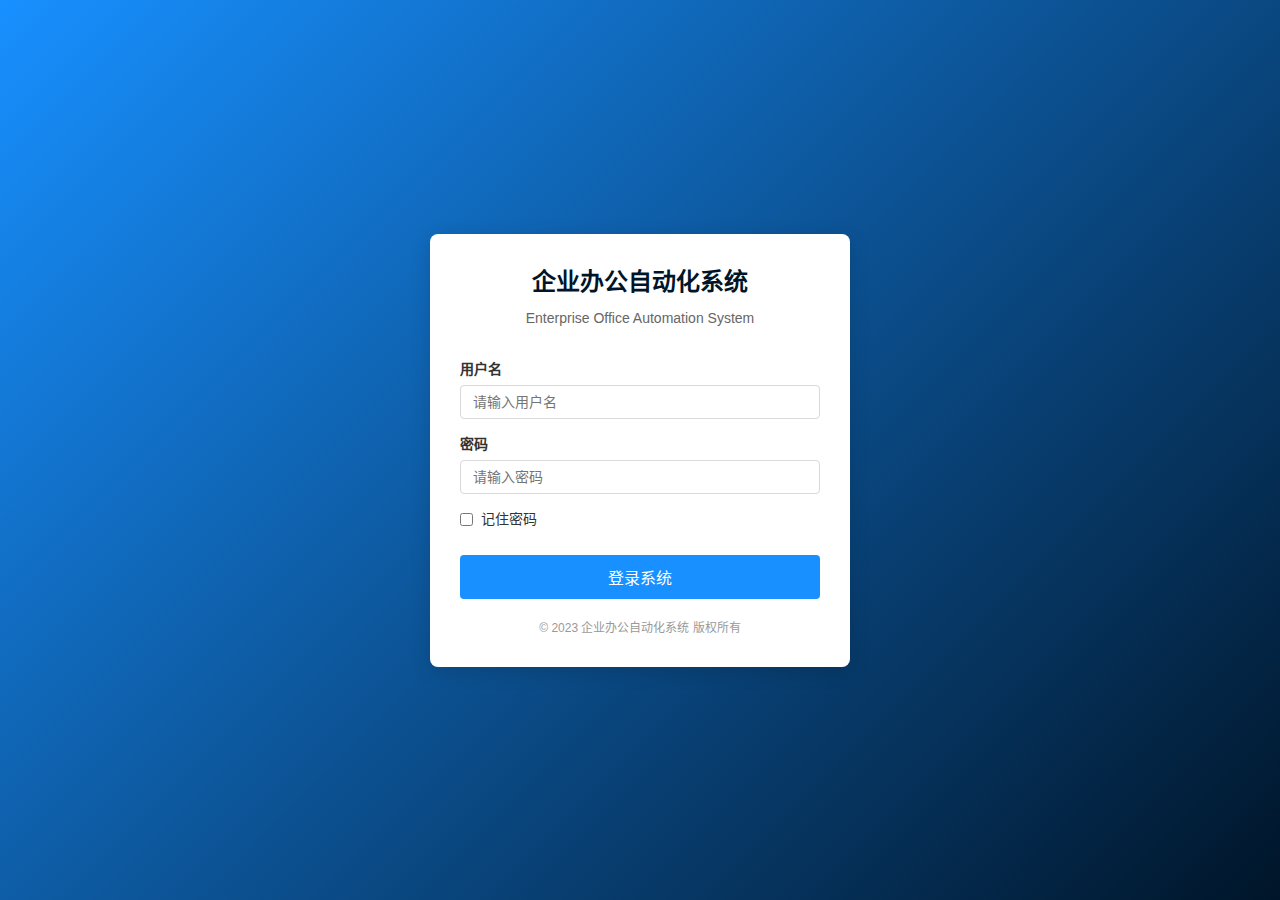
<file: index.html>
<!DOCTYPE html>
<html lang="zh-CN">
<head>
    <meta charset="UTF-8">
    <meta name="viewport" content="width=device-width, initial-scale=1.0">
    <title>OA系统 - 登录</title>
    <link rel="stylesheet" href="css/common.css">
    <link rel="stylesheet" href="css/login.css">
</head>
<body>
    <!-- 登录页面容器 -->
    <div class="login-container">
        <!-- 登录卡片 -->
        <div class="login-card">
            <!-- 系统标题 -->
            <div class="login-header">
                <h1>企业办公自动化系统</h1>
                <p>Enterprise Office Automation System</p>
            </div>
            
            <!-- 登录表单 -->
            <form class="login-form" id="loginForm">
                <!-- 用户名输入框 -->
                <div class="form-group">
                    <label for="username" class="form-label">用户名</label>
                    <input type="text" id="username" name="username" class="form-control" placeholder="请输入用户名" required>
                </div>
                
                <!-- 密码输入框 -->
                <div class="form-group">
                    <label for="password" class="form-label">密码</label>
                    <input type="password" id="password" name="password" class="form-control" placeholder="请输入密码" required>
                </div>
                
                <!-- 记住密码选项 -->
                <div class="form-group remember-me">
                    <input type="checkbox" id="remember" name="remember">
                    <label for="remember">记住密码</label>
                </div>
                
                <!-- 错误信息提示区域 -->
                <div class="alert alert-error" id="loginError" style="display: none;"></div>
                
                <!-- 登录按钮 -->
                <div class="form-group">
                    <button type="submit" class="btn btn-primary login-btn">登录系统</button>
                </div>
            </form>
            
            <!-- 页脚版权信息 -->
            <div class="login-footer">
                <p>© 2023 企业办公自动化系统 版权所有</p>
            </div>
        </div>
    </div>

    <!-- 引入JavaScript文件 -->
    <script src="js/login.js"></script>
</body>
</html>
</file>
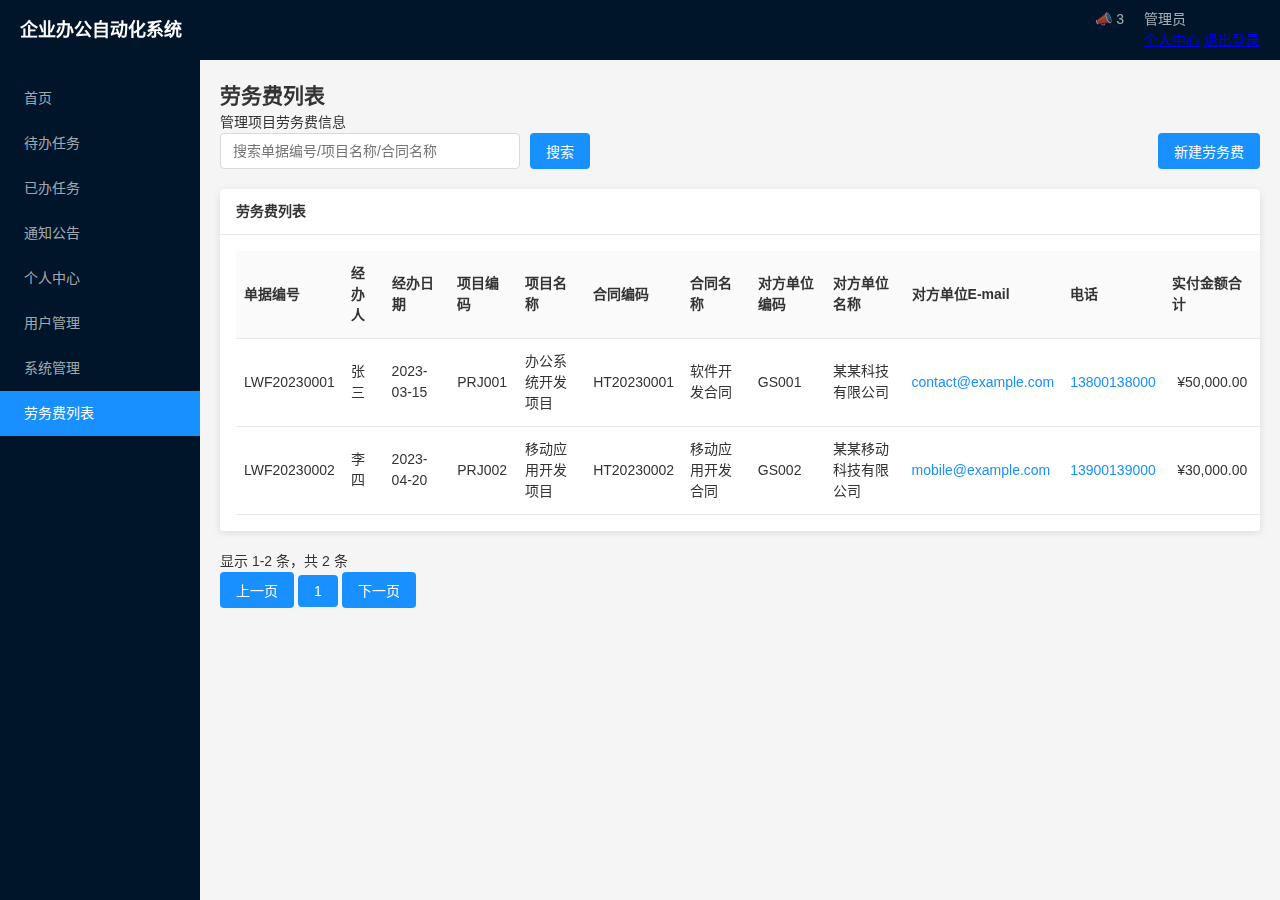
<file: labor-fee.html>
<!DOCTYPE html>
<html lang="zh-CN">
<head>
    <meta charset="UTF-8">
    <meta name="viewport" content="width=device-width, initial-scale=1.0">
    <title>OA系统 - 劳务费列表</title>
    <link rel="stylesheet" href="css/common.css">
    <link rel="stylesheet" href="css/labor-fee.css">
</head>
<body>
    <!-- 顶部导航栏 -->
    <div class="navbar">
        <a href="main.html" class="navbar-brand">企业办公自动化系统</a>
        <div class="navbar-menu">
            <div class="navbar-item notification">
                <span class="notification-icon">📣</span>
                <span class="notification-badge">3</span>
            </div>
            <div class="navbar-item user-info">
                <span class="user-name">管理员</span>
                <div class="user-dropdown">
                    <a href="personal.html">个人中心</a>
                    <a href="index.html">退出登录</a>
                </div>
            </div>
        </div>
    </div>

    <!-- 侧边栏菜单 -->
    <div class="sidebar">
        <div class="sidebar-menu">
            <div class="sidebar-item">首页</div>
            <div class="sidebar-item">待办任务</div>
            <div class="sidebar-item">已办任务</div>
            <div class="sidebar-item">通知公告</div>
            <div class="sidebar-item">个人中心</div>
            <div class="sidebar-item">用户管理</div>
            <div class="sidebar-item">系统管理</div>
            <div class="sidebar-item active">劳务费列表</div>
        </div>
    </div>

    <!-- 主内容区域 -->
    <div class="main-content">
        <!-- 页面标题 -->
        <div class="page-header">
            <h2>劳务费列表</h2>
            <p>管理项目劳务费信息</p>
        </div>

        <!-- 操作栏 -->
        <div class="action-bar">
            <div class="search-box">
                <input type="text" class="form-control" placeholder="搜索单据编号/项目名称/合同名称">
                <button class="btn btn-primary">搜索</button>
            </div>
            <button class="btn btn-primary" id="createLaborFeeBtn">新建劳务费</button>
        </div>

        <!-- 劳务费列表卡片 -->
        <div class="card labor-fee-card">
            <div class="card-header">劳务费列表</div>
            <div class="card-body">
                <table class="table labor-fee-table">
                    <thead>
                        <tr>
                            <th>单据编号</th>
                            <th>经办人</th>
                            <th>经办日期</th>
                            <th>项目编码</th>
                            <th>项目名称</th>
                            <th>合同编码</th>
                            <th>合同名称</th>
                            <th>对方单位编码</th>
                            <th>对方单位名称</th>
                            <th>对方单位E-mail</th>
                            <th>电话</th>
                            <th>实付金额合计</th>
                            <th>零元账</th>
                            <th>操作</th>
                        </tr>
                    </thead>
                    <tbody>
                        <tr>
                            <td>LWF20230001</td>
                            <td>张三</td>
                            <td>2023-03-15</td>
                            <td>PRJ001</td>
                            <td>办公系统开发项目</td>
                            <td>HT20230001</td>
                            <td>软件开发合同</td>
                            <td>GS001</td>
                            <td>某某科技有限公司</td>
                            <td>contact@example.com</td>
                            <td>13800138000</td>
                            <td>¥50,000.00</td>
                            <td>否</td>
                            <td class="action-buttons">
                                <button class="btn btn-primary btn-sm">查看</button>
                                <button class="btn btn-warning btn-sm">编辑</button>
                            </td>
                        </tr>
                        <tr>
                            <td>LWF20230002</td>
                            <td>李四</td>
                            <td>2023-04-20</td>
                            <td>PRJ002</td>
                            <td>移动应用开发项目</td>
                            <td>HT20230002</td>
                            <td>移动应用开发合同</td>
                            <td>GS002</td>
                            <td>某某移动科技有限公司</td>
                            <td>mobile@example.com</td>
                            <td>13900139000</td>
                            <td>¥30,000.00</td>
                            <td>否</td>
                            <td class="action-buttons">
                                <button class="btn btn-primary btn-sm">查看</button>
                                <button class="btn btn-warning btn-sm">编辑</button>
                            </td>
                        </tr>
                    </tbody>
                </table>
            </div>
        </div>

        <!-- 分页控件 -->
        <div class="pagination">
            <div class="page-info">显示 1-2 条，共 2 条</div>
            <div class="page-buttons">
                <button class="btn page-btn" disabled>上一页</button>
                <button class="btn page-btn active">1</button>
                <button class="btn page-btn" disabled>下一页</button>
            </div>
        </div>
    </div>

    <script src="js/labor-fee.js"></script>
</body>
</html>
</file>
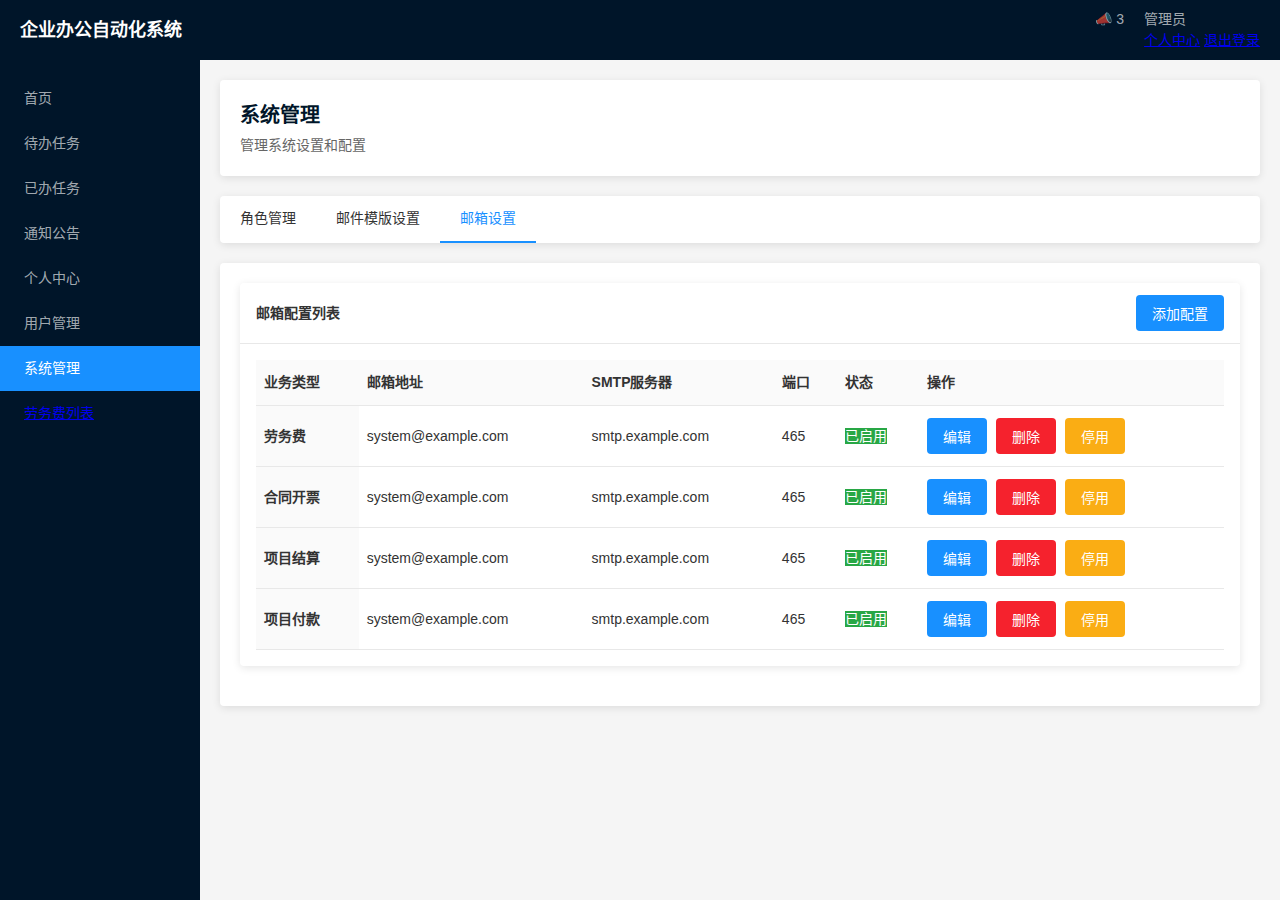
<file: system-manage.html>
<!DOCTYPE html>
<html lang="zh-CN">
<head>
    <meta charset="UTF-8">
    <meta name="viewport" content="width=device-width, initial-scale=1.0">
    <title>OA系统 - 系统管理</title>
    <link rel="stylesheet" href="css/common.css">
    <link rel="stylesheet" href="css/system.css">
</head>
<body>
    <!-- 顶部导航栏 -->
    <div class="navbar">
        <a href="main.html" class="navbar-brand">企业办公自动化系统</a>
        <div class="navbar-menu">
            <div class="navbar-item notification">
                <span class="notification-icon">📣</span>
                <span class="notification-badge">3</span>
            </div>
            <div class="navbar-item user-info">
                <span class="user-name">管理员</span>
                <div class="user-dropdown">
                    <a href="personal.html">个人中心</a>
                    <a href="index.html">退出登录</a>
                </div>
            </div>
        </div>
    </div>

    <!-- 侧边栏菜单 -->
    <div class="sidebar">
        <div class="sidebar-menu">
            <div class="sidebar-item">首页</div>
            <div class="sidebar-item">待办任务</div>
            <div class="sidebar-item">已办任务</div>
            <div class="sidebar-item">通知公告</div>
            <div class="sidebar-item">个人中心</div>
            <div class="sidebar-item">用户管理</div>
            <div class="sidebar-item active">系统管理</div>
            <div class="sidebar-item"><a href="labor-fee.html">劳务费列表</a></div>
        </div>
    </div>

    <!-- 主内容区域 -->
    <div class="main-content">
        <!-- 页面标题 -->
        <div class="page-header">
            <h2>系统管理</h2>
            <p>管理系统设置和配置</p>
        </div>

        <!-- 选项卡导航 -->
        <div class="tabs">
            <div class="tab-item " data-tab="role">角色管理</div>
            <div class="tab-item " data-tab="module">邮件模版设置</div>
            <div class="tab-item active" data-tab="email">邮箱设置</div>
        </div>

        <!-- 选项卡内容 -->
        <div class="tab-content">
            <!-- 角色管理选项卡 -->
            <div class="tab-pane " id="role-tab">
                <div class="card">
                    <div class="card-header">
                        <span>角色列表</span>
                        <button class="btn btn-primary btn-sm" id="addRoleBtn">添加角色</button>
                    </div>
                    <div class="card-body">
                        <table class="table">
                            <thead>
                                <tr>
                                    <th>角色名称</th>
                                    <th>角色描述</th>
                                    <th>创建时间</th>
                                    <th>操作</th>
                                </tr>
                            </thead>
                            <tbody>
                                <tr>
                                    <td>超级管理员</td>
                                    <td>拥有系统所有权限</td>
                                    <td>2023-01-01</td>
                                    <td class="action-buttons">
                                        <button class="btn btn-primary btn-sm">编辑</button>
                                        <button class="btn btn-danger btn-sm" disabled>删除</button>
                                    </td>
                                </tr>
                                <tr>
                                    <td>部门经理</td>
                                    <td>管理部门内的任务和人员</td>
                                    <td>2023-01-10</td>
                                    <td class="action-buttons">
                                        <button class="btn btn-primary btn-sm">编辑</button>
                                        <button class="btn btn-danger btn-sm">删除</button>
                                    </td>
                                </tr>
                                <tr>
                                    <td>普通员工</td>
                                    <td>基本的系统使用权限</td>
                                    <td>2023-01-15</td>
                                    <td class="action-buttons">
                                        <button class="btn btn-primary btn-sm">编辑</button>
                                        <button class="btn btn-danger btn-sm">删除</button>
                                    </td>
                                </tr>
                            </tbody>
                        </table>
                    </div>
                </div>
            </div>

            <!-- 邮件模版设置选项卡 -->
            <div class="tab-pane" id="module-tab">
                <div class="card">
                    <div class="card-header">
                        <span>邮件模版列表</span>
                        <button class="btn btn-primary btn-sm" id="addTemplateBtn">添加模版</button>
                    </div>
                    <div class="card-body">
                        <table class="table">
                            <thead>
                                <tr>
                                    <th>业务类型</th>
                                    <th>模版名称</th>
                                    <th>操作</th>
                                </tr>
                            </thead>
                            <tbody>
                                <tr>
                                    <td>劳务费</td>
                                    <td>劳务费邮件模版</td>
                                    <td class="action-buttons">
                                        <button class="btn btn-info btn-sm">查看</button>
                                        <button class="btn btn-primary btn-sm">编辑</button>
                                        <button class="btn btn-danger btn-sm">删除</button>
                                        <button class="btn btn-warning btn-sm">停用</button>
                                    </td>
                                </tr>
                                <tr>
                                    <td>合同开票</td>
                                    <td>邮件通知模版</td>
                                    <td class="action-buttons">
                                        <button class="btn btn-info btn-sm">查看</button>
                                        <button class="btn btn-primary btn-sm">编辑</button>
                                        <button class="btn btn-danger btn-sm">删除</button>
                                        <button class="btn btn-success btn-sm">启用</button>
                                    </td>
                                </tr>
                                <tr>
                                    <td>项目结算</td>
                                    <td>项目结算邮件模版</td>
                                    <td class="action-buttons">
                                        <button class="btn btn-info btn-sm">查看</button>
                                        <button class="btn btn-primary btn-sm">编辑</button>
                                        <button class="btn btn-danger btn-sm">删除</button>
                                        <button class="btn btn-warning btn-sm">停用</button>
                                    </td>
                                </tr>
                                <tr>
                                    <td>项目付款</td>
                                    <td>项目付款模版/td>
                                    <td class="action-buttons">
                                        <button class="btn btn-info btn-sm">查看</button>
                                        <button class="btn btn-primary btn-sm">编辑</button>
                                        <button class="btn btn-danger btn-sm">删除</button>
                                        <button class="btn btn-success btn-sm">启用</button>
                                    </td>
                                </tr>
                            </tbody>
                        </table>
                    </div>
                </div>
            </div>

            <!-- 邮箱设置选项卡 -->
            <div class="tab-pane active" id="email-tab">
                <div class="card">
                    <div class="card-header">
                        <span>邮箱配置列表</span>
                        <button class="btn btn-primary btn-sm" id="addEmailConfigBtn">添加配置</button>
                    </div>
                    <div class="card-body">
                        <table class="table">
                            <thead>
                                <tr>
                                    <th>业务类型</th>
                                    <th>邮箱地址</th>
                                    <th>SMTP服务器</th>
                                    <th>端口</th>
                                    <th>状态</th>
                                    <th>操作</th>
                                </tr>
                            </thead>
                            <tbody>
                                <tr>
                                    <th>劳务费</th>
                                    <td>system@example.com</td>
                                    <td>smtp.example.com</td>
                                    <td>465</td>
                                    <td><span class="badge badge-success">已启用</span></td>
                                    <td class="action-buttons">
                                        <button class="btn btn-primary btn-sm">编辑</button>
                                        <button class="btn btn-danger btn-sm">删除</button>
                                        <button class="btn btn-warning btn-sm">停用</button>
                                    </td>
                                </tr>
                                <tr>
                                    <th>合同开票</th>
                                    <td>system@example.com</td>
                                    <td>smtp.example.com</td>
                                    <td>465</td>
                                    <td><span class="badge badge-success">已启用</span></td>
                                    <td class="action-buttons">
                                        <button class="btn btn-primary btn-sm">编辑</button>
                                        <button class="btn btn-danger btn-sm">删除</button>
                                        <button class="btn btn-warning btn-sm">停用</button>
                                    </td>
                                </tr>
                                <tr>
                                    <th>项目结算</th>
                                    <td>system@example.com</td>
                                    <td>smtp.example.com</td>
                                    <td>465</td>
                                    <td><span class="badge badge-success">已启用</span></td>
                                    <td class="action-buttons">
                                        <button class="btn btn-primary btn-sm">编辑</button>
                                        <button class="btn btn-danger btn-sm">删除</button>
                                        <button class="btn btn-warning btn-sm">停用</button>
                                    </td>
                                </tr>
                                <tr>
                                    <th>项目付款</th>
                                    <td>system@example.com</td>
                                    <td>smtp.example.com</td>
                                    <td>465</td>
                                    <td><span class="badge badge-success">已启用</span></td>
                                    <td class="action-buttons">
                                        <button class="btn btn-primary btn-sm">编辑</button>
                                        <button class="btn btn-danger btn-sm">删除</button>
                                        <button class="btn btn-warning btn-sm">停用</button>
                                    </td>
                                </tr>
                            </tbody>
                        </table>
                    </div>
                </div>
            </div>
</file>
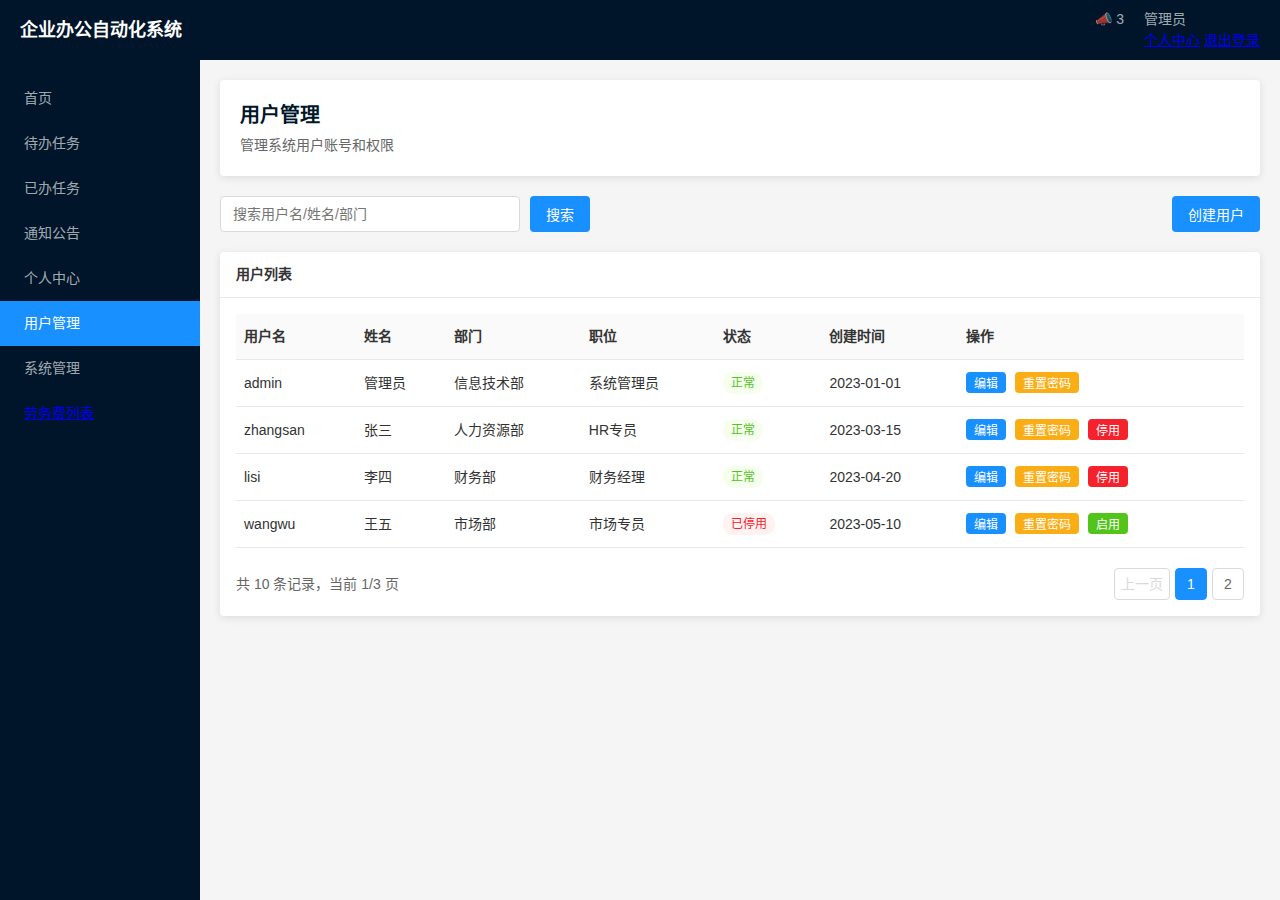
<file: user-manage.html>
<!DOCTYPE html>
<html lang="zh-CN">
<head>
    <meta charset="UTF-8">
    <meta name="viewport" content="width=device-width, initial-scale=1.0">
    <title>OA系统 - 用户管理</title>
    <link rel="stylesheet" href="css/common.css">
    <link rel="stylesheet" href="css/user.css">
</head>
<body>
    <!-- 顶部导航栏 -->
    <div class="navbar">
        <a href="main.html" class="navbar-brand">企业办公自动化系统</a>
        <div class="navbar-menu">
            <div class="navbar-item notification">
                <span class="notification-icon">📣</span>
                <span class="notification-badge">3</span>
            </div>
            <div class="navbar-item user-info">
                <span class="user-name">管理员</span>
                <div class="user-dropdown">
                    <a href="personal.html">个人中心</a>
                    <a href="index.html">退出登录</a>
                </div>
            </div>
        </div>
    </div>

    <!-- 侧边栏菜单 -->
    <div class="sidebar">
        <div class="sidebar-menu">
            <div class="sidebar-item">首页</div>
            <div class="sidebar-item">待办任务</div>
            <div class="sidebar-item">已办任务</div>
            <div class="sidebar-item">通知公告</div>
            <div class="sidebar-item">个人中心</div>
            <div class="sidebar-item active">用户管理</div>
            <div class="sidebar-item">系统管理</div>
            <div class="sidebar-item"><a href="labor-fee.html">劳务费列表</a></div>
        </div>
    </div>

    <!-- 主内容区域 -->
    <div class="main-content">
        <!-- 页面标题 -->
        <div class="page-header">
            <h2>用户管理</h2>
            <p>管理系统用户账号和权限</p>
        </div>

        <!-- 操作栏 -->
        <div class="action-bar">
            <div class="search-box">
                <input type="text" class="form-control" placeholder="搜索用户名/姓名/部门">
                <button class="btn btn-primary">搜索</button>
            </div>
            <button class="btn btn-primary" id="createUserBtn">创建用户</button>
        </div>

        <!-- 用户列表卡片 -->
        <div class="card user-list-card">
            <div class="card-header">用户列表</div>
            <div class="card-body">
                <table class="table user-table">
                    <thead>
                        <tr>
                            <th>用户名</th>
                            <th>姓名</th>
                            <th>部门</th>
                            <th>职位</th>
                            <th>状态</th>
                            <th>创建时间</th>
                            <th>操作</th>
                        </tr>
                    </thead>
                    <tbody>
                        <tr>
                            <td>admin</td>
                            <td>管理员</td>
                            <td>信息技术部</td>
                            <td>系统管理员</td>
                            <td><span class="status-badge active">正常</span></td>
                            <td>2023-01-01</td>
                            <td class="action-buttons">
                                <button class="btn btn-primary btn-sm">编辑</button>
                                <button class="btn btn-warning btn-sm">重置密码</button>
                            </td>
                        </tr>
                        <tr>
                            <td>zhangsan</td>
                            <td>张三</td>
                            <td>人力资源部</td>
                            <td>HR专员</td>
                            <td><span class="status-badge active">正常</span></td>
                            <td>2023-03-15</td>
                            <td class="action-buttons">
                                <button class="btn btn-primary btn-sm">编辑</button>
                                <button class="btn btn-warning btn-sm">重置密码</button>
                                <button class="btn btn-danger btn-sm">停用</button>
                            </td>
                        </tr>
                        <tr>
                            <td>lisi</td>
                            <td>李四</td>
                            <td>财务部</td>
                            <td>财务经理</td>
                            <td><span class="status-badge active">正常</span></td>
                            <td>2023-04-20</td>
                            <td class="action-buttons">
                                <button class="btn btn-primary btn-sm">编辑</button>
                                <button class="btn btn-warning btn-sm">重置密码</button>
                                <button class="btn btn-danger btn-sm">停用</button>
                            </td>
                        </tr>
                        <tr>
                            <td>wangwu</td>
                            <td>王五</td>
                            <td>市场部</td>
                            <td>市场专员</td>
                            <td><span class="status-badge inactive">已停用</span></td>
                            <td>2023-05-10</td>
                            <td class="action-buttons">
                                <button class="btn btn-primary btn-sm">编辑</button>
                                <button class="btn btn-warning btn-sm">重置密码</button>
                                <button class="btn btn-success btn-sm">启用</button>
                            </td>
                        </tr>
                    </tbody>
                </table>

                <!-- 分页控件 -->
                <div class="pagination">
                    <span class="page-info">共 10 条记录，当前 1/3 页</span>
                    <div class="page-buttons">
                        <button class="btn page-btn" disabled>上一页</button>
                        <button class="btn page-btn active">1</button>
                        <button class="btn page-btn">2
</file>
<file: css/common.css>
/* 公共样式文件 */

/* 重置浏览器默认样式 */
* {
    margin: 0;
    padding: 0;
    box-sizing: border-box;
}

body {
    font-family: 'Microsoft YaHei', Arial, sans-serif;
    font-size: 14px;
    color: #333;
    background-color: #f5f5f5;
    line-height: 1.5;
}

/* 通用容器样式 */
.container {
    width: 100%;
    max-width: 1200px;
    margin: 0 auto;
    padding: 0 15px;
}

/* 清除浮动 */
.clearfix::after {
    content: "";
    display: table;
    clear: both;
}

/* 按钮样式 */
.btn {
    display: inline-block;
    padding: 8px 16px;
    border: none;
    border-radius: 4px;
    background-color: #1890ff;
    color: white;
    font-size: 14px;
    cursor: pointer;
    transition: background-color 0.3s;
}

.btn:hover {
    background-color: #40a9ff;
}

.btn-primary {
    background-color: #1890ff;
}

.btn-success {
    background-color: #52c41a;
}

.btn-warning {
    background-color: #faad14;
}

.btn-danger {
    background-color: #f5222d;
}

/* 表单样式 */
.form-group {
    margin-bottom: 15px;
}

.form-label {
    display: block;
    margin-bottom: 5px;
    font-weight: bold;
}

.form-control {
    width: 100%;
    padding: 8px 12px;
    border: 1px solid #d9d9d9;
    border-radius: 4px;
    font-size: 14px;
    transition: border-color 0.3s;
}

.form-control:focus {
    border-color: #1890ff;
    outline: none;
    box-shadow: 0 0 0 2px rgba(24, 144, 255, 0.2);
}

/* 卡片样式 */
.card {
    background-color: #fff;
    border-radius: 4px;
    box-shadow: 0 2px 8px rgba(0, 0, 0, 0.1);
    margin-bottom: 20px;
}

.card-header {
    padding: 12px 16px;
    border-bottom: 1px solid #e8e8e8;
    font-weight: bold;
}

.card-body {
    padding: 16px;
}

/* 表格样式 */
.table {
    width: 100%;
    border-collapse: collapse;
}

.table th,
.table td {
    padding: 12px 8px;
    text-align: left;
    border-bottom: 1px solid #e8e8e8;
}

.table th {
    background-color: #fafafa;
    font-weight: bold;
}

.table tr:hover {
    background-color: #f5f5f5;
}

/* 导航栏样式 */
.navbar {
    background-color: #001529;
    color: white;
    height: 60px;
    display: flex;
    align-items: center;
    padding: 0 20px;
}

.navbar-brand {
    font-size: 18px;
    font-weight: bold;
    color: white;
    text-decoration: none;
}

.navbar-menu {
    display: flex;
    margin-left: auto;
}

.navbar-item {
    margin-left: 20px;
    color: rgba(255, 255, 255, 0.65);
    cursor: pointer;
}

.navbar-item:hover {
    color: white;
}

/* 侧边栏样式 */
.sidebar {
    width: 200px;
    background-color: #001529;
    color: white;
    height: calc(100vh - 60px);
    position: fixed;
    left: 0;
    top: 60px;
}

.sidebar-menu {
    padding: 16px 0;
}

.sidebar-item {
    padding: 12px 24px;
    color: rgba(255, 255, 255, 0.65);
    cursor: pointer;
    transition: background-color 0.3s;
}

.sidebar-item:hover,
.sidebar-item.active {
    background-color: #1890ff;
    color: white;
}

/* 主内容区域样式 */
.main-content {
    margin-left: 200px;
    padding: 20px;
    min-height: calc(100vh - 60px);
}

/* 响应式设计 */
@media (max-width: 768px) {
    .sidebar {
        width: 80px;
    }
    
    .main-content {
        margin-left: 80px;
    }
    
    .sidebar-item {
        padding: 12px;
        text-align: center;
    }
}

@media (max-width: 576px) {
    .sidebar {
        width: 0;
        display: none;
    }
    
    .main-content {
        margin-left: 0;
    }
    
    .navbar {
        padding: 0 10px;
    }
}

/* 加载动画 */
.loading {
    display: inline-block;
    width: 20px;
    height: 20px;
    border: 2px solid rgba(24, 144, 255, 0.2);
    border-radius: 50%;
    border-top-color: #1890ff;
    animation: spin 1s infinite linear;
}

@keyframes spin {
    0% { transform: rotate(0deg); }
    100% { transform: rotate(360deg); }
}

/* 提示信息样式 */
.alert {
    padding: 10px 15px;
    border-radius: 4px;
    margin-bottom: 15px;
}

.alert-success {
    background-color: #f6ffed;
    border: 1px solid #b7eb8f;
    color: #52c41a;
}

.alert-warning {
    background-color: #fffbe6;
    border: 1px solid #ffe58f;
    color: #faad14;
}

.alert-error {
    background-color: #fff2f0;
    border: 1px solid #ffccc7;
    color: #f5222d;
}
</file>
<file: css/login.css>
/* 登录页面样式 */

/* 登录页面背景 */
.login-container {
    display: flex;
    justify-content: center;
    align-items: center;
    min-height: 100vh;
    background: linear-gradient(135deg, #1890ff 0%, #001529 100%);
    padding: 20px;
}

/* 登录卡片样式 */
.login-card {
    width: 100%;
    max-width: 420px;
    background-color: white;
    border-radius: 8px;
    box-shadow: 0 4px 20px rgba(0, 0, 0, 0.15);
    padding: 30px;
}

/* 登录页面标题 */
.login-header {
    text-align: center;
    margin-bottom: 30px;
}

.login-header h1 {
    font-size: 24px;
    color: #001529;
    margin-bottom: 8px;
}

.login-header p {
    font-size: 14px;
    color: #666;
}

/* 登录表单样式 */
.login-form {
    margin-bottom: 20px;
}

/* 记住密码选项样式 */
.remember-me {
    display: flex;
    align-items: center;
}

.remember-me input[type="checkbox"] {
    margin-right: 8px;
}

/* 登录按钮样式 */
.login-btn {
    width: 100%;
    padding: 10px;
    font-size: 16px;
    margin-top: 10px;
}

/* 页脚版权信息 */
.login-footer {
    text-align: center;
    margin-top: 20px;
    font-size: 12px;
    color: #999;
}

/* 响应式调整 */
@media (max-width: 576px) {
    .login-card {
        padding: 20px;
    }
    
    .login-header h1 {
        font-size: 20px;
    }
}
</file>
<file: css/labor-fee.css>
/* 劳务费列表页面样式 */

/* 操作栏样式 */
.action-bar {
    display: flex;
    justify-content: space-between;
    margin-bottom: 20px;
}

/* 搜索框样式 */
.search-box {
    display: flex;
    gap: 10px;
}

.search-box .form-control {
    width: 300px;
}

/* 劳务费列表卡片样式 */
.labor-fee-card {
    overflow-x: auto; /* 允许表格在小屏幕上水平滚动 */
}

/* 劳务费表格样式 */
.labor-fee-table {
    min-width: 1200px; /* 确保表格在小屏幕上不会过度压缩 */
}

/* 表格中的金额样式 */
.labor-fee-table td:nth-child(12) {
    text-align: right;
    font-weight: 500;
}

/* 表格中的邮箱和电话样式 */
.labor-fee-table td:nth-child(10),
.labor-fee-table td:nth-child(11) {
    color: #1890ff;
}

/* 操作按钮区域样式 */
.action-buttons {
    white-space: nowrap;
}

/* 表单样式 */
.labor-fee-form {
    display: grid;
    grid-template-columns: repeat(2, 1fr);
    gap: 15px;
}

.form-group.full-width {
    grid-column: span 2;
}

/* 附件上传区域样式 */
.attachment-area {
    border: 1px dashed #d9d9d9;
    border-radius: 4px;
    padding: 20px;
    text-align: center;
    background-color: #fafafa;
    margin-top: 10px;
    cursor: pointer;
    transition: border-color 0.3s;
}

.attachment-area:hover {
    border-color: #1890ff;
}

.attachment-icon {
    font-size: 24px;
    color: #999;
    margin-bottom: 8px;
}

.attachment-text {
    color: #666;
}
</file>
<file: css/system.css>
/* 系统管理页面样式 */

/* 页面标题样式 */
.page-header {
    background-color: white;
    border-radius: 4px;
    padding: 20px;
    margin-bottom: 20px;
    box-shadow: 0 2px 8px rgba(0, 0, 0, 0.1);
}

.page-header h2 {
    color: #001529;
    margin-bottom: 5px;
    font-size: 20px;
}

.page-header p {
    color: #666;
    font-size: 14px;
}

/* 选项卡导航样式 */
.tabs {
    display: flex;
    background-color: white;
    border-radius: 4px;
    box-shadow: 0 2px 8px rgba(0, 0, 0, 0.1);
    margin-bottom: 20px;
    overflow-x: auto;
}

.tab-item {
    padding: 12px 20px;
    cursor: pointer;
    border-bottom: 2px solid transparent;
    white-space: nowrap;
}

.tab-item:hover {
    color: #1890ff;
}

.tab-item.active {
    color: #1890ff;
    border-bottom-color: #1890ff;
}

/* 选项卡内容区域 */
.tab-content {
    background-color: white;
    border-radius: 4px;
    box-shadow: 0 2px 8px rgba(0, 0, 0, 0.1);
}

.tab-pane {
    display: none;
    padding: 20px;
}

.tab-pane.active {
    display: block;
}

/* 卡片头部带按钮样式 */
.card-header {
    display: flex;
    justify-content: space-between;
    align-items: center;
}

/* 操作按钮样式 */
.action-buttons {
    white-space: nowrap;
}

.action-buttons .btn {
    margin-right: 5px;
}

.action-buttons .btn:last-child {
    margin-right: 0;
}

.template-variables {
    margin-bottom: 10px;
    padding: 10px;
    background-color: #f8f9fa;
    border-radius: 4px;
}

.template-variables .badge {
    margin-right: 5px;
    cursor: pointer;
    padding: 5px 8px;
}

.template-variables .badge:hover {
    background-color: #17a2b8;
}

.badge-success {
    background-color: #28a745;
    color: white;
}

.badge-warning {
    background-color: #ffc107;
    color: #212529;
}

.modal-dialog {
    max-width: 600px;
}

.form-group {
    margin-bottom: 1rem;
}

.form-group label {
    font-weight: 500;
    margin-bottom: 0.5rem;
}

.form-control {
    border-radius: 4px;
    border: 1px solid #ced4da;
    padding: 0.375rem 0.75rem;
}

.form-control:focus {
    border-color: #80bdff;
    box-shadow: 0 0 0 0.2rem rgba(0,123,255,.25);
}

select.form-control {
    height: calc(1.5em + 0.75rem + 2px);
}

textarea.form-control {
    min-height: 120px;
    resize: vertical;
}

/* 表单样式调整 */
.form-section {
    margin-bottom: 20px;
}

.form-section-title {
    font-weight: bold;
    margin-bottom: 10px;
    padding-bottom: 5px;
    border-bottom: 1px solid #f0f0f0;
}

/* 响应式调整 */
@media (max-width: 768px) {
    .tabs {
        flex-wrap: wrap;
    }
    
    .tab-item {
        flex: 1;
        text-align: center;
        padding: 10px;
    }
}
</file>
<file: css/user.css>
/* 用户管理页面样式 */

/* 页面标题样式 */
.page-header {
    background-color: white;
    border-radius: 4px;
    padding: 20px;
    margin-bottom: 20px;
    box-shadow: 0 2px 8px rgba(0, 0, 0, 0.1);
}

.page-header h2 {
    color: #001529;
    margin-bottom: 5px;
    font-size: 20px;
}

.page-header p {
    color: #666;
    font-size: 14px;
}

/* 操作栏样式 */
.action-bar {
    display: flex;
    justify-content: space-between;
    margin-bottom: 20px;
}

/* 搜索框样式 */
.search-box {
    display: flex;
    gap: 10px;
}

.search-box .form-control {
    width: 300px;
}

/* 用户列表卡片样式 */
.user-list-card {
    overflow-x: auto; /* 允许表格在小屏幕上水平滚动 */
}

/* 用户表格样式 */
.user-table {
    min-width: 800px; /* 确保表格在小屏幕上不会过度压缩 */
}

/* 状态标签样式 */
.status-badge {
    display: inline-block;
    padding: 2px 8px;
    border-radius: 10px;
    font-size: 12px;
}

.status-badge.active {
    background-color: #f6ffed;
    color: #52c41a;
}

.status-badge.inactive {
    background-color: #fff2f0;
    color: #f5222d;
}

/* 操作按钮区域样式 */
.action-buttons {
    white-space: nowrap;
}

.btn-sm {
    padding: 2px 8px;
    font-size: 12px;
    margin-right: 5px;
}

/* 分页控件样式 */
.pagination {
    display: flex;
    justify-content: space-between;
    align-items: center;
    margin-top: 20px;
}

.page-info {
    color: #666;
    font-size: 14px;
}

.page-buttons {
    display: flex;
    gap: 5px;
}

.page-btn {
    min-width: 32px;
    height: 32px;
    padding: 0 6px;
    text-align: center;
    line-height: 30px;
    border: 1px solid #d9d9d9;
    background-color: white;
    color: #666;
    cursor: pointer;
}

.page-btn.active {
    background-color: #1890ff;
    border-color: #1890ff;
    color: white;
}

.page-btn:disabled {
    color: #d9d9d9;
    cursor: not-allowed;
}

/* 响应式调整 */
@media (max-width: 768px) {
    .action-bar {
        flex-direction: column;
        gap: 10px;
    }
    
    .search-box {
        width: 100%;
    }
    
    .search-box .form-control {
        flex: 1;
    }
    
    .pagination {
        flex-direction: column;
        gap: 10px;
        align-items: flex-start;
    }
}
</file>
